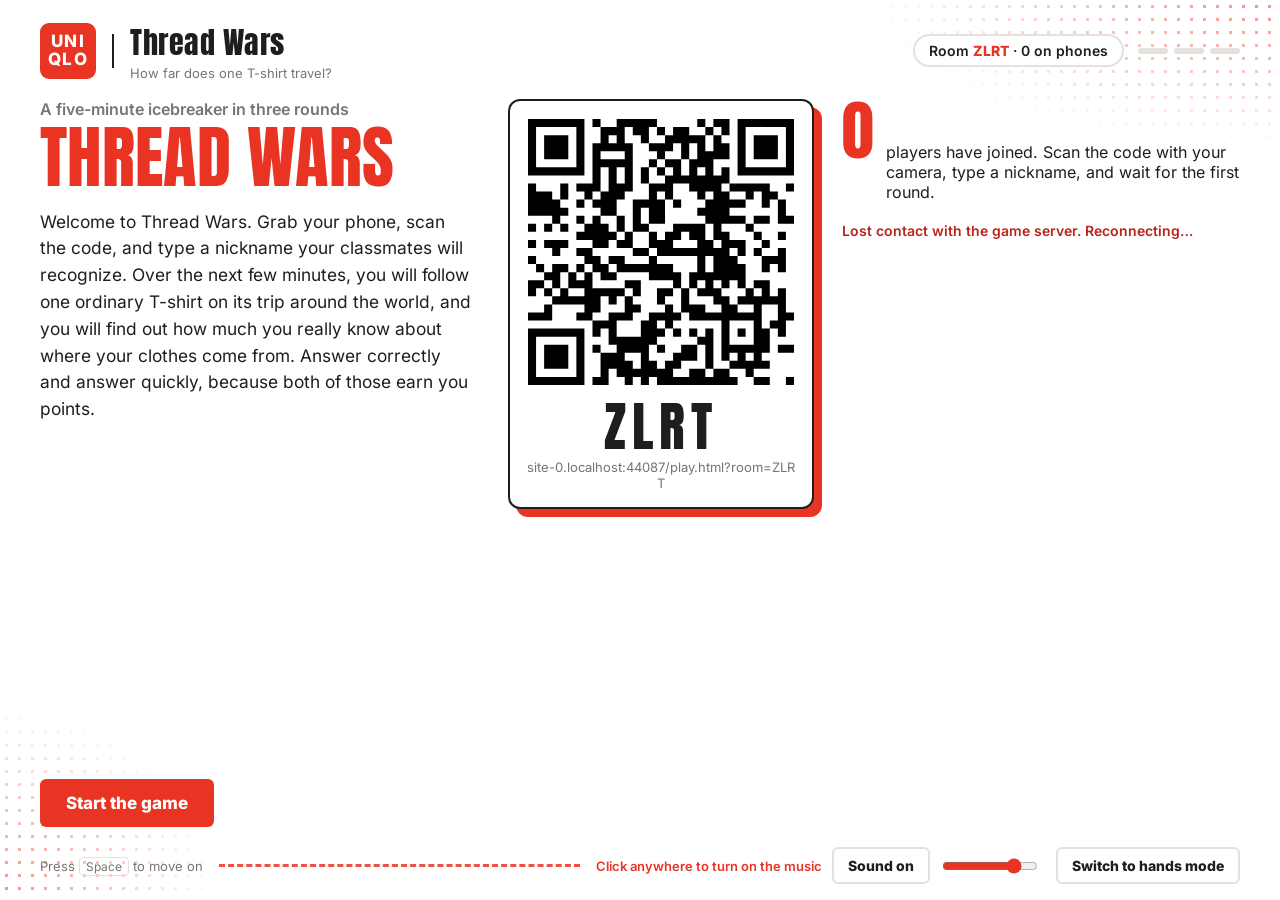
<file: index.html>
<!DOCTYPE html>
<html lang="en">
<head>
<meta charset="utf-8"/>
<meta name="viewport" content="width=device-width,initial-scale=1"/>
<title>Thread Wars · host screen</title>
<link rel="icon" href="data:,"/>
<link rel="stylesheet" href="style.css"/>
</head>
<body>
<div class="host">
  <div class="halftone tr" aria-hidden="true"></div>
  <div class="halftone bl" aria-hidden="true"></div>
  <header class="h-top">
    <div class="h-brand"><div class="logo" aria-label="UNIQLO">UNI<br>QLO</div><span class="bar" aria-hidden="true"></span>
      <div><div class="game">Thread Wars</div><div class="sub">How far does one T-shirt travel?</div></div></div>
    <div class="h-right"><span class="chip" id="roomChip"></span><div class="pips" id="pips" aria-label="Round progress"></div></div>
  </header>
  <main class="h-main">
    <section class="h-left" id="left" aria-live="polite"></section>
    <section class="h-stage" id="stage"></section>
  </main>
  <footer class="h-foot"><span>Press <span class="kbd">Space</span> to move on</span><span class="stitch" aria-hidden="true"></span>
    <div class="snd" id="snd"><span class="snd-hint" id="sndHint">Click anywhere to turn on the music</span>
      <button class="btn ghost small" id="sndBtn" aria-pressed="true">Sound on</button>
      <input type="range" id="sndVol" min="0" max="100" aria-label="Volume"/></div>
    <button class="btn ghost small" id="modeBtn"></button></footer>
</div>
<script src="lib/peerjs.min.js"></script>
<script src="lib/qrcode.js"></script>
<script src="audio.js"></script>
<script src="content.js"></script>
<script src="ui.js"></script>
<script src="host.js"></script>
</body>
</html>
</file>
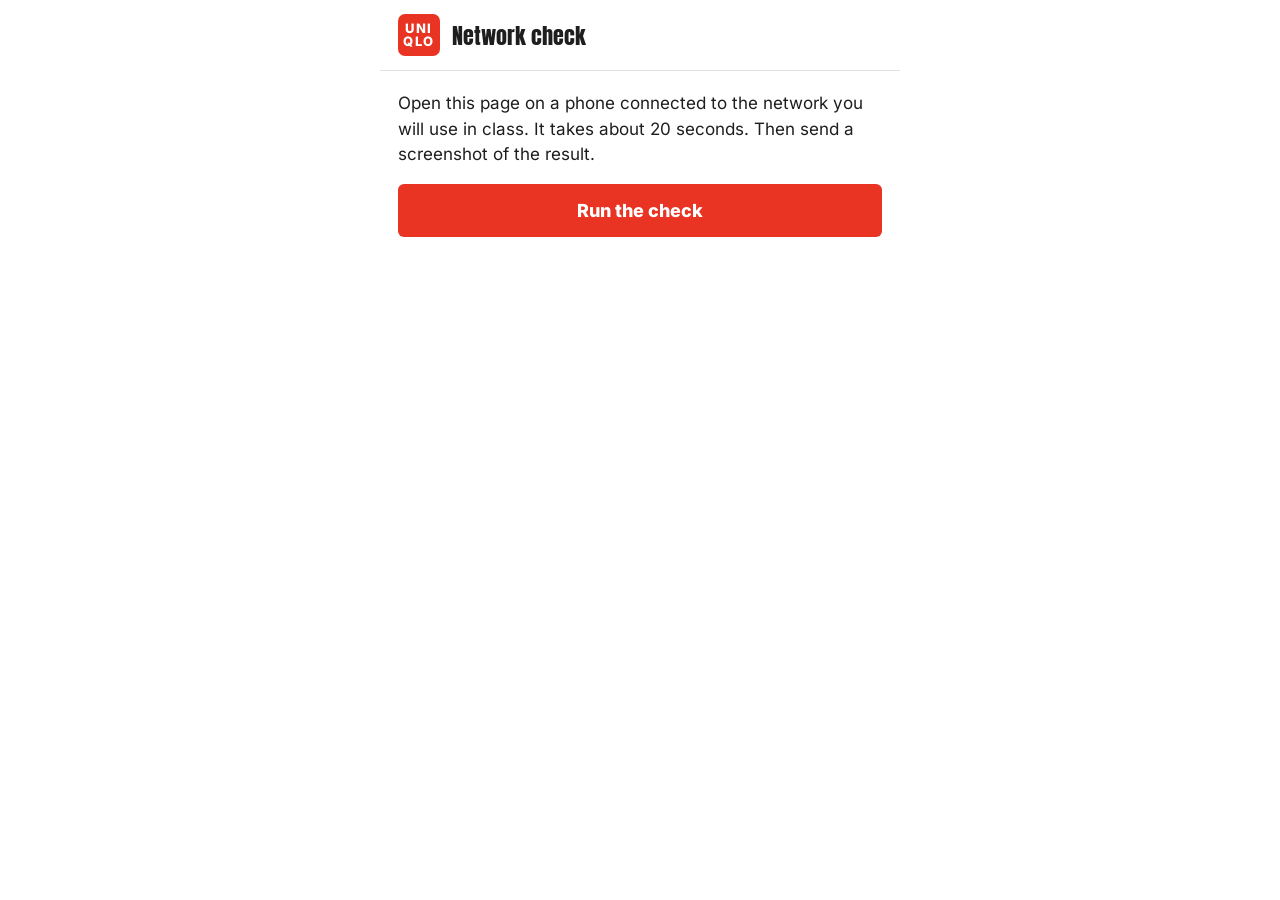
<file: check.html>
<!DOCTYPE html>
<html lang="en">
<head>
<meta charset="utf-8"/>
<meta name="viewport" content="width=device-width,initial-scale=1"/>
<meta name="theme-color" content="#E93424"/>
<link rel="icon" href="data:,"/>
<title>Thread Wars · network check</title>
<link rel="stylesheet" href="style.css"/>
<style>
  .ck{list-style:none;padding:0;margin:16px 0;display:grid;gap:8px}
  .ck li{display:grid;grid-template-columns:28px 1fr;gap:10px;align-items:start;padding:10px 12px;border:2px solid var(--line);border-radius:10px;font-size:15px;line-height:1.4}
  .ck b{display:block}
  .ck small{color:var(--stone)}
  .st{width:24px;height:24px;border-radius:50%;background:var(--mist);display:grid;place-items:center;font-weight:700;color:#fff;font-size:14px}
  .ok .st{background:#2E7D5B}.bad .st{background:var(--red)}.run .st{background:var(--stone)}
  .verdict{padding:14px;border-radius:10px;background:var(--red-tint);font-size:15px;line-height:1.5}
</style>
</head>
<body>
<div class="phone">
  <header class="p-top"><div class="logo" aria-label="UNIQLO">UNI<br>QLO</div><div class="game">Network check</div></header>
  <main class="p-body">
    <p class="p-text">Open this page on a phone connected to the network you will use in class. It takes about 20 seconds. Then send a screenshot of the result.</p>
    <button class="btn" id="go">Run the check</button>
    <ul class="ck" id="list"></ul>
    <div class="verdict hidden" id="verdict" aria-live="polite"></div>
  </main>
</div>
<script src="lib/peerjs.min.js"></script>
<script src="content.js"></script>
<script>
(function () {
  const TW = window.TW, list = document.getElementById("list"), verdict = document.getElementById("verdict");
  const R = {};
  function row(id, title) { const li = document.createElement("li"); li.className = "run"; li.id = "r-" + id; li.innerHTML = `<span class="st">…</span><span><b>${title}</b><small>Checking…</small></span>`; list.appendChild(li); }
  function set(id, ok, note) { R[id] = ok; const li = document.getElementById("r-" + id); li.className = ok ? "ok" : "bad"; li.querySelector(".st").textContent = ok ? "✓" : "✕"; li.querySelector("small").textContent = note; }
  const wait = (ms) => new Promise((r) => setTimeout(r, ms));

  function gather(servers, policy, want, ms = 8000) {
    return new Promise((res) => {
      let pc; try { pc = new RTCPeerConnection({ iceServers: servers, iceTransportPolicy: policy }); } catch (e) { return res(false); }
      let done = false; const end = (v) => { if (done) return; done = true; try { pc.close(); } catch (e) {} res(v); };
      pc.createDataChannel("x");
      pc.onicecandidate = (e) => { if (e.candidate && e.candidate.candidate.includes("typ " + want)) end(true); if (!e.candidate) end(false); };
      pc.createOffer().then((o) => pc.setLocalDescription(o)).catch(() => end(false));
      setTimeout(() => end(false), ms);
    });
  }
  function openPeer(config, ms = 10000) {
    return new Promise((res) => {
      const p = new Peer({ debug: 0, config }); let done = false;
      const end = (v, why) => { if (done) return; done = true; res({ ok: v, peer: p, why }); };
      p.on("open", () => end(true)); p.on("error", (e) => end(false, e.type));
      setTimeout(() => end(false, "timeout"), ms);
    });
  }

  async function run() {
    document.getElementById("go").disabled = true; list.innerHTML = ""; verdict.classList.add("hidden");
    row("ver", "Game version"); set("ver", true, `${TW.BUILD} · relay ${TW.hasRelay ? "configured" : "NOT configured"} · ${navigator.onLine ? "online" : "offline"}`);
    if (!TW.hasRelay) set("ver", false, `${TW.BUILD}: no relay in content.js, so this is an old copy. Upload the new files and reload.`);

    row("srv", "1. Reach the game server (PeerJS)");
    const cfg = await TW.ice();
    const A = await openPeer(cfg);
    set("srv", A.ok, A.ok ? "Connected to 0.peerjs.com." : `Could not reach 0.peerjs.com (${A.why}). The network blocks the game server.`);

    row("stun", "2. Find this phone's public address (STUN)");
    const stun = await gather(TW.STUN, "all", "srflx");
    set("stun", stun, stun ? "Works." : "Blocked. Direct links will not work on this network, so the relay is needed.");

    const urls = TW.TURN.map((t) => t.urls);
    const labels = ["Relay, UDP port 80", "Relay, TCP port 80", "Relay, UDP port 443", "Relay, secure TCP port 443"];
    for (let i = 0; i < TW.TURN.length; i++) {
      row("t" + i, `3.${i + 1} ${labels[i] || urls[i]}`);
      const ok = await gather([TW.TURN[i]], "relay", "relay");
      set("t" + i, ok, ok ? "Works." : "Blocked or failed.");
    }

    row("loop", "4. Send a message through the relay, end to end");
    let loopOk = false, why = "";
    if (A.ok) {
      const B = await openPeer(Object.assign({}, cfg, { iceTransportPolicy: "relay" }));
      if (B.ok) {
        loopOk = await new Promise((res) => {
          const t = setTimeout(() => res(false), 15000);
          A.peer.on("connection", (c) => c.on("data", (d) => { if (d === "ping") c.send("pong"); }));
          const c = B.peer.connect(A.peer.id, { reliable: true });
          c.on("open", () => c.send("ping"));
          c.on("data", (d) => { if (d === "pong") { clearTimeout(t); res(true); } });
          c.on("error", () => { clearTimeout(t); res(false); });
        });
        why = loopOk ? "A message went out and came back through the relay." : "The relay link did not open within 15 seconds.";
        B.peer.destroy();
      } else why = "Could not open a second connection to the game server.";
      A.peer.destroy();
    } else why = "Skipped because step 1 failed.";
    set("loop", loopOk, why);

    let v;
    if (!TW.hasRelay) v = "This page is an old copy of the game. Upload the new content.js to GitHub, wait two minutes, then reload with a cache refresh.";
    else if (!R.srv) v = "<b>The network blocks the game server itself.</b> The relay cannot help here. Use mobile data (laptop on a phone hotspot, players on mobile data) or hands mode.";
    else if (loopOk) v = "<b>This network can run the game through the relay.</b> If phones still get stuck in class, check that the laptop is on a network that also passes this check.";
    else v = "<b>The game server works, but the relay is blocked or failing on this network.</b> Send a screenshot of this page so we can see which ports are blocked.";
    verdict.innerHTML = v; verdict.classList.remove("hidden");
    document.getElementById("go").disabled = false; document.getElementById("go").textContent = "Run the check again";
  }
  document.getElementById("go").onclick = run;
})();
</script>
</body>
</html>
</file>
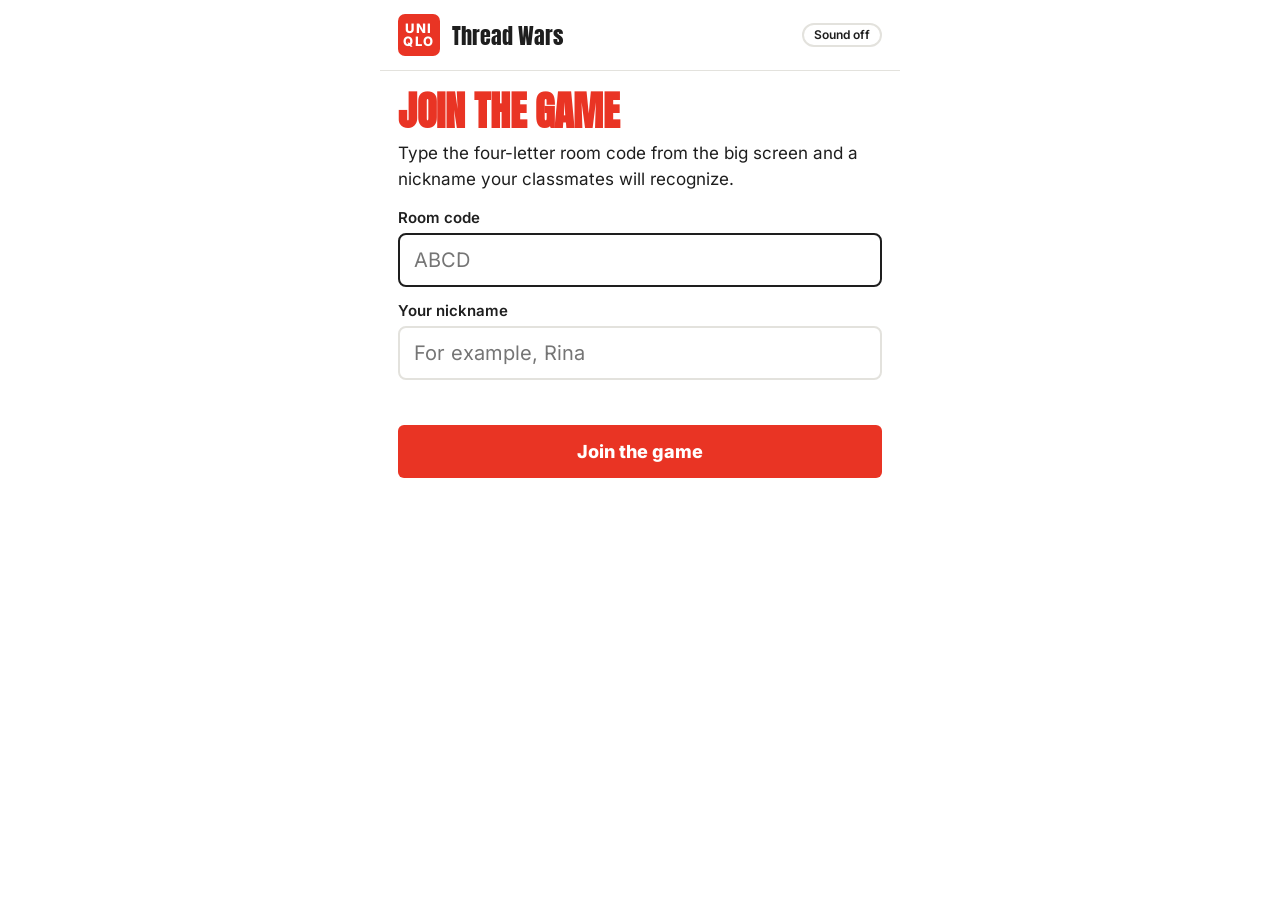
<file: play.html>
<!DOCTYPE html>
<html lang="en">
<head>
<meta charset="utf-8"/>
<meta name="viewport" content="width=device-width,initial-scale=1,viewport-fit=cover"/>
<meta name="theme-color" content="#E93424"/>
<title>Thread Wars · join the game</title>
<link rel="icon" href="data:,"/>
<link rel="stylesheet" href="style.css"/>
</head>
<body>
<div class="phone">
  <header class="p-top"><div class="logo" aria-label="UNIQLO">UNI<br>QLO</div><div class="game">Thread Wars</div><div class="me" id="me"></div><button type="button" class="snd-toggle" id="snd" aria-pressed="false" data-nosound="1">Sound off</button></header>
  <main class="p-body" id="body" aria-live="polite"></main>
</div>
<script src="lib/peerjs.min.js"></script>
<script src="audio.js"></script>
<script src="content.js"></script>
<script src="ui.js"></script>
<script src="play.js"></script>
</body>
</html>
</file>
<file: style.css>
@font-face{font-family:"Anton";src:url(fonts/anton-latin-400-normal.woff2) format("woff2");font-weight:400;font-display:swap}
@font-face{font-family:"Inter";src:url(fonts/inter-latin-400-normal.woff2) format("woff2");font-weight:400;font-display:swap}
@font-face{font-family:"Inter";src:url(fonts/inter-latin-600-normal.woff2) format("woff2");font-weight:600;font-display:swap}
@font-face{font-family:"Inter";src:url(fonts/inter-latin-800-normal.woff2) format("woff2");font-weight:800;font-display:swap}

:root{
  --red:#E93424; --red-dark:#B8231A; --red-tint:#FDECEA;
  --ink:#1E1E1E; --stone:#77756F; --line:#E3E2DD; --mist:#F4F3F0; --paper:#FFFFFF;
  --display:"Anton","Impact","Arial Narrow",sans-serif; --body:"Inter","Helvetica Neue",Arial,sans-serif;
}
*{box-sizing:border-box}
html,body{margin:0;height:100%;background:var(--paper);color:var(--ink);font-family:var(--body);-webkit-font-smoothing:antialiased}
button{font:inherit;color:inherit;cursor:pointer}
button:disabled{cursor:not-allowed;opacity:.42}
:focus-visible{outline:3px solid var(--ink);outline-offset:3px}
.ico{width:48px;height:48px;color:var(--red)}

/* brand */
.logo{width:56px;height:56px;border-radius:9px;background:var(--red);color:#fff;display:grid;place-content:center;text-align:center;font-family:var(--body);font-weight:800;font-size:17px;line-height:1.02;letter-spacing:1.5px;flex:none}
.halftone{position:absolute;pointer-events:none;background-image:radial-gradient(var(--red) 1.6px,transparent 1.8px);background-size:13px 13px;opacity:.55}
.halftone.tr{top:0;right:0;width:420px;height:150px;-webkit-mask-image:radial-gradient(ellipse at 100% 0,#000 0,transparent 70%);mask-image:radial-gradient(ellipse at 100% 0,#000 0,transparent 70%)}
.halftone.bl{bottom:0;left:0;width:220px;height:200px;-webkit-mask-image:radial-gradient(ellipse at 0 100%,#000 0,transparent 70%);mask-image:radial-gradient(ellipse at 0 100%,#000 0,transparent 70%)}
.slant{display:inline-block;background:var(--red);color:#fff;font-family:var(--display);font-size:22px;letter-spacing:.5px;padding:7px 26px 7px 22px;clip-path:polygon(4% 0,100% 0,96% 100%,0 100%)}

/* buttons */
.btn{background:var(--red);color:#fff;border:0;border-radius:6px;padding:14px 26px;font-weight:800;font-size:17px;transition:background .15s,transform .1s}
.btn:hover:not(:disabled){background:var(--red-dark)}
.btn:active:not(:disabled){transform:translateY(1px)}
.btn.ghost{background:transparent;color:var(--ink);border:2px solid var(--line)}
.btn.ghost:hover:not(:disabled){background:var(--mist)}
.btn.small{padding:8px 14px;font-size:14px}
.actions{display:flex;gap:10px;justify-content:center;margin-top:14px;flex-wrap:wrap}
.hint{text-align:center;color:var(--stone);font-size:15px;margin:12px 0 0;line-height:1.45}

/* answer tiles (phone + host modal) */
.tiles{display:grid;gap:10px}
.tiles-order{grid-template-columns:repeat(2,1fr)}
.tiles-pick{grid-template-columns:repeat(3,1fr)}
.tile{position:relative;background:#fff;border:2px solid var(--line);border-radius:10px;padding:14px 8px 12px;display:flex;flex-direction:column;align-items:center;gap:6px;min-height:118px;justify-content:center;transition:border-color .15s,background .15s}
.tile .ico{width:42px;height:42px}
.tile-name{font-weight:600;font-size:14px;line-height:1.2;text-align:center}
.tile.on{border-color:var(--red);background:var(--red-tint)}
.tile-letter{position:absolute;top:7px;left:9px;font-weight:800;font-size:12px;color:var(--stone)}
.tile-num,.tile-check{position:absolute;top:-9px;right:-9px;width:30px;height:30px;border-radius:50%;background:var(--red);color:#fff;font-weight:800;display:grid;place-content:center;font-size:15px;box-shadow:0 0 0 3px #fff}
.tiles-pick .tile{min-height:104px}
.tiles-pick .tile-name{font-size:13px}

.guess-visual{display:grid;grid-template-columns:1fr 1fr;gap:10px;margin-bottom:12px}
.gv-col{border:2px solid var(--line);border-radius:10px;padding:12px;text-align:center}
.gv-col.mine{border-color:var(--red);background:var(--red-tint)}
.gv-label{font-size:13px;color:var(--stone);line-height:1.3;min-height:34px}
.gv-big{font-family:var(--display);font-size:56px;line-height:1.05}
.gv-col.mine .gv-big{color:var(--red)}
.gv-unit{font-size:13px;color:var(--stone)}
.slider-row{display:flex;align-items:center;gap:10px}
.slider-row input{flex:1;accent-color:var(--red);height:34px}
.step{width:46px;height:46px;border-radius:50%;border:2px solid var(--line);background:#fff;font-size:24px;font-weight:800;flex:none}
.bets{display:grid;grid-template-columns:repeat(3,1fr);gap:8px;margin-top:14px}
.bet{border:2px solid var(--line);background:#fff;border-radius:10px;padding:10px 6px;display:flex;flex-direction:column;gap:3px;text-align:center}
.bet strong{font-size:14px}
.bet span{font-size:11.5px;color:var(--stone);line-height:1.3}
.bet.on{border-color:var(--red);background:var(--red-tint)}

/* ================= HOST ================= */
.host{position:relative;height:100vh;min-height:620px;display:grid;grid-template-rows:auto 1fr auto;overflow:hidden}
.h-top{position:relative;z-index:2;display:flex;align-items:center;gap:18px;padding:20px 40px 10px}
.h-brand{display:flex;align-items:center;gap:16px}
.h-brand .bar{width:2px;height:34px;background:var(--ink)}
.h-brand .game{font-family:var(--display);font-size:30px;letter-spacing:.5px}
.h-brand .sub{font-size:13px;color:var(--stone)}
.h-right{margin-left:auto;display:flex;align-items:center;gap:14px}
.pips{display:flex;gap:6px}
.pip{width:30px;height:6px;border-radius:3px;background:var(--line)}
.pip.on{background:var(--red)}
.chip{border:2px solid var(--line);border-radius:999px;padding:6px 14px;font-weight:600;font-size:14px;background:#fff}
.chip b{color:var(--red)}
.h-main{position:relative;z-index:1;display:grid;grid-template-columns:minmax(330px,36%) 1fr;gap:36px;padding:8px 40px 10px;min-height:0}
.h-left{display:flex;flex-direction:column;min-height:0}
.h-kicker{font-weight:600;color:var(--stone);font-size:16px;margin-bottom:6px}
.h-title{font-family:var(--display);font-weight:400;font-size:clamp(44px,5.4vw,82px);line-height:.95;margin:0 0 18px;text-transform:uppercase;color:var(--red);letter-spacing:.3px}
.h-text{font-size:clamp(16px,1.35vw,21px);line-height:1.55;margin:0;max-width:62ch;overflow:auto}
.h-text.small{font-size:clamp(14px,1.1vw,17px)}
.h-src{font-size:13px;color:var(--stone);line-height:1.45;margin-top:12px}
.h-controls{margin-top:auto;padding-top:18px;display:flex;gap:10px;flex-wrap:wrap;align-items:center}
.h-stage{position:relative;min-height:0;display:flex;flex-direction:column}
.h-foot{position:relative;z-index:2;display:flex;align-items:center;gap:16px;padding:10px 40px 16px;font-size:13px;color:var(--stone)}
.stitch{height:0;border-top:3px dashed var(--red);flex:1;opacity:.85}
.kbd{border:1px solid var(--line);border-radius:4px;padding:1px 6px;font-size:12px}

/* lobby */
.join{display:grid;grid-template-columns:auto 1fr;gap:28px;align-items:start}
.qr-card{background:#fff;border:2px solid var(--ink);border-radius:12px;padding:16px;text-align:center;box-shadow:8px 8px 0 var(--red)}
.qr-card canvas,.qr-card img{display:block;width:min(30vh,300px);height:auto;image-rendering:pixelated}
.qr-code{font-family:var(--display);font-size:54px;letter-spacing:6px;margin-top:8px;line-height:1}
.qr-url{font-size:13px;color:var(--stone);margin-top:6px;word-break:break-all;max-width:min(30vh,300px)}
.roster-head{display:flex;align-items:baseline;gap:12px;margin-bottom:10px}
.roster-count{font-family:var(--display);font-size:64px;line-height:1;color:var(--red)}
.roster{display:flex;flex-wrap:wrap;gap:8px;align-content:flex-start;max-height:46vh;overflow:auto}
.name-chip{background:var(--mist);border-radius:999px;padding:8px 14px;font-weight:600;font-size:16px;animation:pop .35s ease}
.name-chip.off{opacity:.4}
@keyframes pop{0%{transform:scale(.6);opacity:0}100%{transform:scale(1);opacity:1}}
.status{font-size:14px;color:var(--stone);margin-top:10px}
.status.bad{color:var(--red-dark);font-weight:600}
.mode-switch{display:flex;gap:8px;margin-bottom:16px}
.mode-switch button{border:2px solid var(--line);background:#fff;border-radius:999px;padding:8px 16px;font-weight:600;font-size:14px}
.mode-switch button.on{border-color:var(--ink);background:var(--ink);color:#fff}
.teams-edit{display:grid;gap:8px;max-width:520px}
.teams-edit input{font:inherit;font-size:18px;font-weight:600;padding:10px 12px;border:2px solid var(--line);border-radius:8px;width:100%}
.teams-edit .row{display:flex;gap:8px;align-items:center}
.swatch{width:14px;height:40px;border-radius:3px;flex:none}

/* stage: generic */
.stage-box{position:relative;flex:1;min-height:0;border:2px solid var(--line);border-radius:14px;background:#fff;overflow:hidden}
.stage-box.dots{background-image:radial-gradient(#E5E4DF 1.3px,transparent 1.5px);background-size:22px 22px}
.timer{position:absolute;top:14px;right:16px;z-index:5;display:flex;align-items:center;gap:12px;background:#fff;border:2px solid var(--ink);border-radius:999px;padding:6px 16px 6px 8px}
.timer-ring{width:44px;height:44px}
.timer-num{font-family:var(--display);font-size:30px;min-width:40px}
.answered{font-weight:600;font-size:15px}

/* R1 journey */
.journey{position:absolute;inset:0}
.journey svg.thread{position:absolute;inset:0;width:100%;height:100%;overflow:visible}
.thread path{fill:none;stroke:var(--red);stroke-width:4;stroke-dasharray:11 7;stroke-linecap:round}
.jcard{position:absolute;width:15%;transform:translate(-50%,-50%);background:#fff;border:2px solid var(--line);border-radius:12px;padding:14px 6px 12px;text-align:center;transition:left .9s cubic-bezier(.6,0,.2,1),top .9s cubic-bezier(.6,0,.2,1),border-color .3s,box-shadow .3s}
.jcard .ico{width:54px;height:54px}
.jcard .nm{font-weight:600;font-size:clamp(12px,1vw,16px);line-height:1.2;margin-top:6px}
.jcard .lt{position:absolute;top:6px;left:9px;font-weight:800;font-size:13px;color:var(--stone)}
.jcard .no{position:absolute;top:-14px;left:50%;transform:translateX(-50%);width:30px;height:30px;border-radius:50%;background:var(--red);color:#fff;font-weight:800;display:grid;place-content:center;opacity:0;transition:opacity .3s}
.jcard.placed{border-color:var(--red);box-shadow:0 8px 22px rgba(233,52,36,.16)}
.jcard.placed .no{opacity:1}

/* R2 network */
.net{position:absolute;inset:0}
.net svg.wires{position:absolute;inset:0;width:100%;height:100%}
.wire{fill:none;stroke:#CFCDC6;stroke-width:3;stroke-dasharray:9 7;stroke-linecap:round;transition:stroke .4s}
.wire.hot{stroke:var(--red);stroke-width:5;animation:flow 1s linear infinite}
@keyframes flow{to{stroke-dashoffset:-32}}
.nnode{position:absolute;transform:translate(-50%,-50%);display:flex;flex-direction:column;align-items:center;gap:6px;width:150px;text-align:center}
.nnode .disc{width:84px;height:84px;border-radius:50%;background:#fff;border:3px solid var(--line);display:grid;place-content:center;transition:all .35s}
.nnode .disc .ico{width:46px;height:46px;color:var(--ink)}
.nnode .lbl{font-weight:600;font-size:15px;background:rgba(255,255,255,.9);padding:1px 6px;border-radius:4px}
.nnode .votes{font-size:12.5px;color:var(--stone);background:rgba(255,255,255,.92);padding:0 5px;border-radius:3px}
.nnode.hit .disc{border-color:var(--red);background:var(--red);box-shadow:0 0 0 10px rgba(233,52,36,.14)}
.nnode.hit .disc .ico{color:#fff}
.nnode.safe .disc{border-style:dashed;opacity:.55}
.nnode.port .disc{width:104px;height:104px;border-color:var(--ink);background:var(--ink)}
.nnode.port .disc .ico{color:#fff;width:56px;height:56px}
.nnode.port.flood .disc{background:#1F5FA8;border-color:#1F5FA8;animation:flood 1.4s ease-in-out infinite}
@keyframes flood{50%{box-shadow:0 0 0 18px rgba(31,95,168,.18)}}
.nnode.trap .lbl{text-decoration:line-through;text-decoration-color:var(--red);text-decoration-thickness:2px}
.caption{position:absolute;left:16px;right:16px;bottom:14px;z-index:4;background:var(--ink);color:#fff;border-radius:10px;padding:14px 18px;font-size:clamp(15px,1.25vw,19px);line-height:1.45;display:flex;gap:14px;align-items:flex-start;min-height:64px}
.caption .tag{flex:none;font-family:var(--display);font-size:20px;color:var(--ink);background:#fff;border-radius:4px;padding:2px 10px}
.caption.trap .tag{background:#CFCDC6}

/* R3 bags */
.bags{position:absolute;inset:22px 22px 200px;display:grid;grid-template-columns:1fr 300px;gap:26px;align-items:center}
.bag-grid{display:grid;grid-template-columns:repeat(10,1fr);gap:5px;width:min(100%,calc(100vh - 430px));justify-self:center}
.bag{aspect-ratio:1;border-radius:5px;background:var(--mist);display:flex;align-items:center;justify-content:center;transition:background .25s,transform .25s}
.bag .ico{width:64%;height:64%;color:#C9C7C0}
.bag.waste{background:#3A3936}
.bag.waste .ico{color:#8E8C86}
.bag.back{background:var(--red);transform:scale(1.12)}
.bag.back .ico{color:#fff}
.bag-side .big{font-family:var(--display);font-size:120px;line-height:.9;color:var(--red)}
.bag-side .of{font-size:18px;font-weight:600;line-height:1.4}
.bag-side .closest{margin-top:16px;border-top:3px dashed var(--red);padding-top:12px;font-size:16px;line-height:1.45}
.strip{position:relative;height:52px;margin-top:14px}
.strip-label{font-size:13px;color:var(--stone);margin-top:16px}
.strip .axis{position:absolute;left:0;right:0;top:20px;border-top:2px solid var(--line)}
.strip .dot{position:absolute;top:13px;width:14px;height:14px;margin-left:-7px;border-radius:50%;background:var(--ink);opacity:.45}
.strip .ans{position:absolute;top:-6px;width:4px;height:52px;margin-left:-2px;background:var(--red)}
.strip .ticks{position:absolute;left:0;right:0;top:30px;display:flex;justify-content:space-between;font-size:12px;color:var(--stone)}

/* leaderboard */
.board{display:flex;flex-direction:column;gap:10px;padding:26px 30px}
.brow{display:grid;grid-template-columns:54px 1fr auto;align-items:center;gap:14px;position:relative;animation:slidein .45s ease both}
@keyframes slidein{from{opacity:0;transform:translateX(30px)}}
.brank{font-family:var(--display);font-size:40px;text-align:center}
.bbar{position:relative;height:58px;border-radius:8px;background:var(--mist);overflow:hidden}
.bfill{position:absolute;inset:0 auto 0 0;background:var(--red-tint);border-right:4px solid var(--red);transition:width 1s ease}
.brow:first-child .bfill{background:var(--red);border-right-color:var(--red-dark)}
.brow:first-child .bname{color:#fff}
.bname{position:relative;z-index:1;font-weight:800;font-size:22px;line-height:58px;padding-left:16px;white-space:nowrap;overflow:hidden;text-overflow:ellipsis}
.bscore{font-family:var(--display);font-size:36px;min-width:110px;text-align:right}
.bdelta{display:block;font-family:var(--body);font-size:14px;font-weight:600;color:var(--stone)}
.bdelta.neg{color:var(--red-dark)}
.more{color:var(--stone);font-size:15px;padding-left:68px}

/* podium */
.podium{position:absolute;inset:0;display:flex;align-items:flex-end;justify-content:center;gap:18px;padding:0 30px 0}
.pod{width:30%;max-width:240px;text-align:center;display:flex;flex-direction:column;justify-content:flex-end}
.pod .pname{font-weight:800;font-size:24px;margin-bottom:4px;word-break:break-word}
.pod .pscore{font-size:16px;color:var(--stone);margin-bottom:10px}
.pod .block{background:var(--mist);border-radius:10px 10px 0 0;display:grid;place-content:center;font-family:var(--display);font-size:72px;color:var(--stone);animation:rise .9s cubic-bezier(.3,1.3,.5,1) both}
.pod.p1 .block{background:var(--red);color:#fff}
@keyframes rise{from{transform:scaleY(0);transform-origin:bottom}}
.confetti{position:absolute;inset:0;pointer-events:none;overflow:hidden;z-index:6}
.confetti i{position:absolute;top:-20px;width:10px;height:16px;animation:fall linear forwards}
@keyframes fall{to{transform:translateY(110vh) rotate(720deg)}}

/* hands-mode entry */
.teams-panel{position:absolute;left:16px;right:16px;bottom:14px;z-index:4;background:#fff;border:2px solid var(--ink);border-radius:12px;padding:12px 14px}
.teams-panel h3{margin:0 0 8px;font-size:15px}
.tlist{display:grid;grid-template-columns:repeat(auto-fill,minmax(190px,1fr));gap:8px}
.trow{display:flex;align-items:center;gap:10px;border:2px solid var(--line);border-radius:8px;padding:8px 10px;background:#fff;text-align:left}
.trow.done{border-color:var(--red);background:var(--red-tint)}
.trow .tn{font-weight:800;font-size:15px}
.trow .ts{font-size:12.5px;color:var(--stone)}
.modal{position:fixed;inset:0;z-index:20;background:rgba(30,30,30,.55);display:grid;place-items:center;padding:20px}
.modal-card{background:#fff;border-radius:14px;padding:22px 24px;width:min(640px,100%);max-height:94vh;overflow:auto}
.modal-card h3{margin:0 0 4px;font-size:22px}
.modal-card p{margin:0 0 14px;color:var(--stone)}

.hidden{display:none!important}
.sr{position:absolute;width:1px;height:1px;overflow:hidden;clip:rect(0 0 0 0)}

/* ================= PHONE ================= */
.phone{max-width:520px;margin:0 auto;min-height:100svh;display:flex;flex-direction:column;position:relative;overflow:hidden}
.p-top{display:flex;align-items:center;gap:12px;padding:14px 18px;border-bottom:1px solid var(--line)}
.p-top .logo{width:42px;height:42px;font-size:13px;border-radius:7px}
.p-top .game{font-family:var(--display);font-size:22px}
.p-top .me{margin-left:auto;text-align:right;font-size:13px;color:var(--stone);line-height:1.3}
.p-top .me b{display:block;color:var(--ink);font-size:15px}
.p-body{flex:1;padding:20px 18px 28px;display:flex;flex-direction:column}
.p-title{font-family:var(--display);font-size:40px;line-height:1;color:var(--red);text-transform:uppercase;margin:0 0 10px}
.p-text{font-size:17px;line-height:1.5;margin:0 0 16px}
.p-q{font-size:18px;font-weight:600;line-height:1.4;margin:0 0 14px}
.p-bar{height:8px;background:var(--mist);border-radius:4px;overflow:hidden;margin-bottom:14px}
.p-bar i{display:block;height:100%;background:var(--red);transition:width .25s linear}
.field{display:flex;flex-direction:column;gap:6px;margin-bottom:14px}
.field label{font-weight:600;font-size:15px}
.field input{font:inherit;font-size:20px;padding:13px 14px;border:2px solid var(--line);border-radius:8px}
.field input:focus{border-color:var(--ink);outline:none}
.p-center{flex:1;display:flex;flex-direction:column;justify-content:center;text-align:center}
.p-big{font-family:var(--display);font-size:84px;line-height:1;color:var(--red)}
.p-rank{font-family:var(--display);font-size:46px;line-height:1.05}
.p-note{color:var(--stone);font-size:15px;line-height:1.5}
.p-err{color:var(--red-dark);font-weight:600;font-size:15px;margin:6px 0 10px;min-height:1em}
.phone .btn{width:100%;padding:16px;font-size:18px}
.phone .actions .btn.ghost{width:auto;flex:0 0 auto}
.phone .actions{flex-wrap:nowrap}
.spinner{width:42px;height:42px;margin:0 auto 14px;border-radius:50%;border:4px solid var(--red-tint);border-top-color:var(--red);animation:spin 1s linear infinite}
@keyframes spin{to{transform:rotate(360deg)}}

@media (max-width:900px){.h-main{grid-template-columns:1fr}.join{grid-template-columns:1fr}}
@media (prefers-reduced-motion:reduce){*,*::before,*::after{animation-duration:.01ms!important;animation-iteration-count:1!important;transition-duration:.01ms!important}}

/* sound controls */
.snd{display:flex;align-items:center;gap:10px}
.snd-hint{color:var(--red);font-weight:600;animation:sndPulse 1.6s ease-in-out infinite}
@keyframes sndPulse{50%{opacity:.45}}
.snd input[type=range]{width:96px;accent-color:var(--red)}
.p-top .snd-toggle{flex:0 0 auto;border:2px solid var(--line);background:#fff;border-radius:999px;padding:4px 10px;font:600 12px/1 Inter,system-ui,sans-serif;color:var(--ink);cursor:pointer}
.p-top .snd-toggle[aria-pressed=true]{border-color:var(--red);color:var(--red)}
@media (prefers-reduced-motion: reduce){.snd-hint{animation:none}}
</file>
